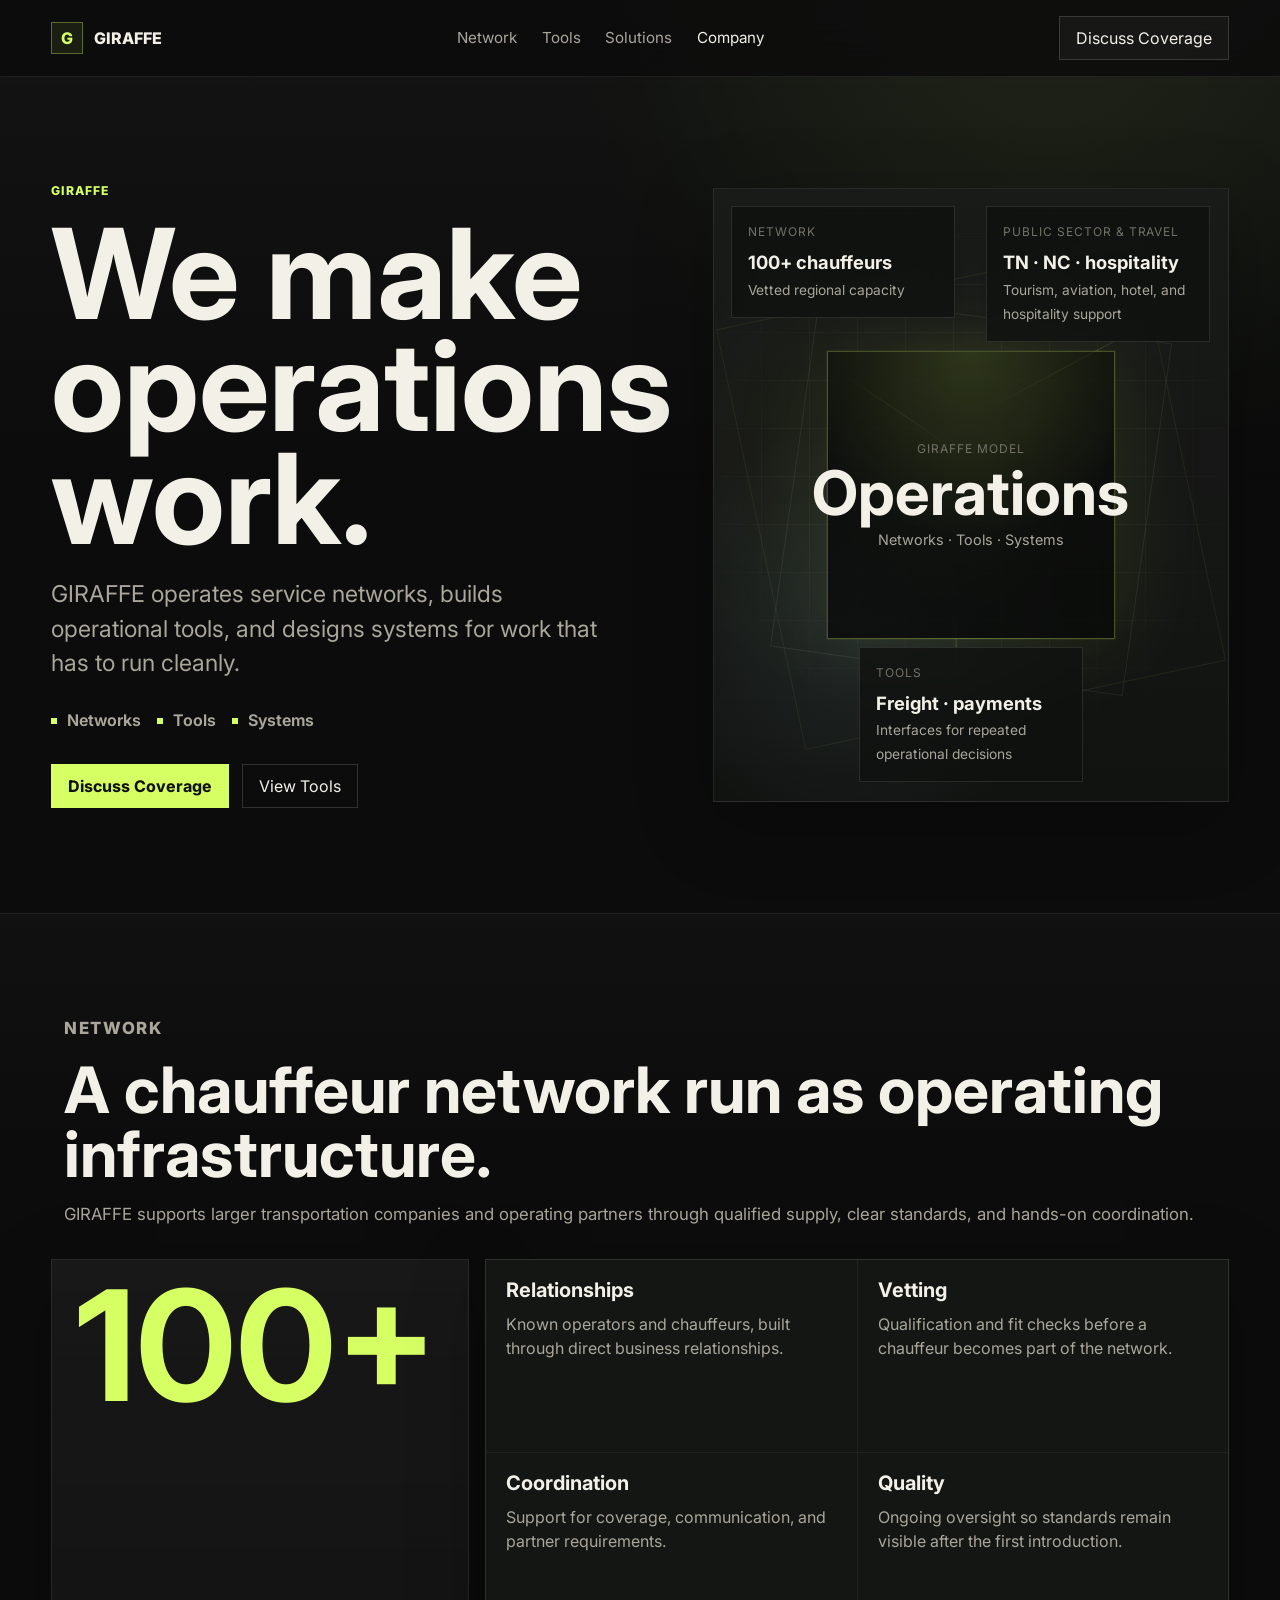
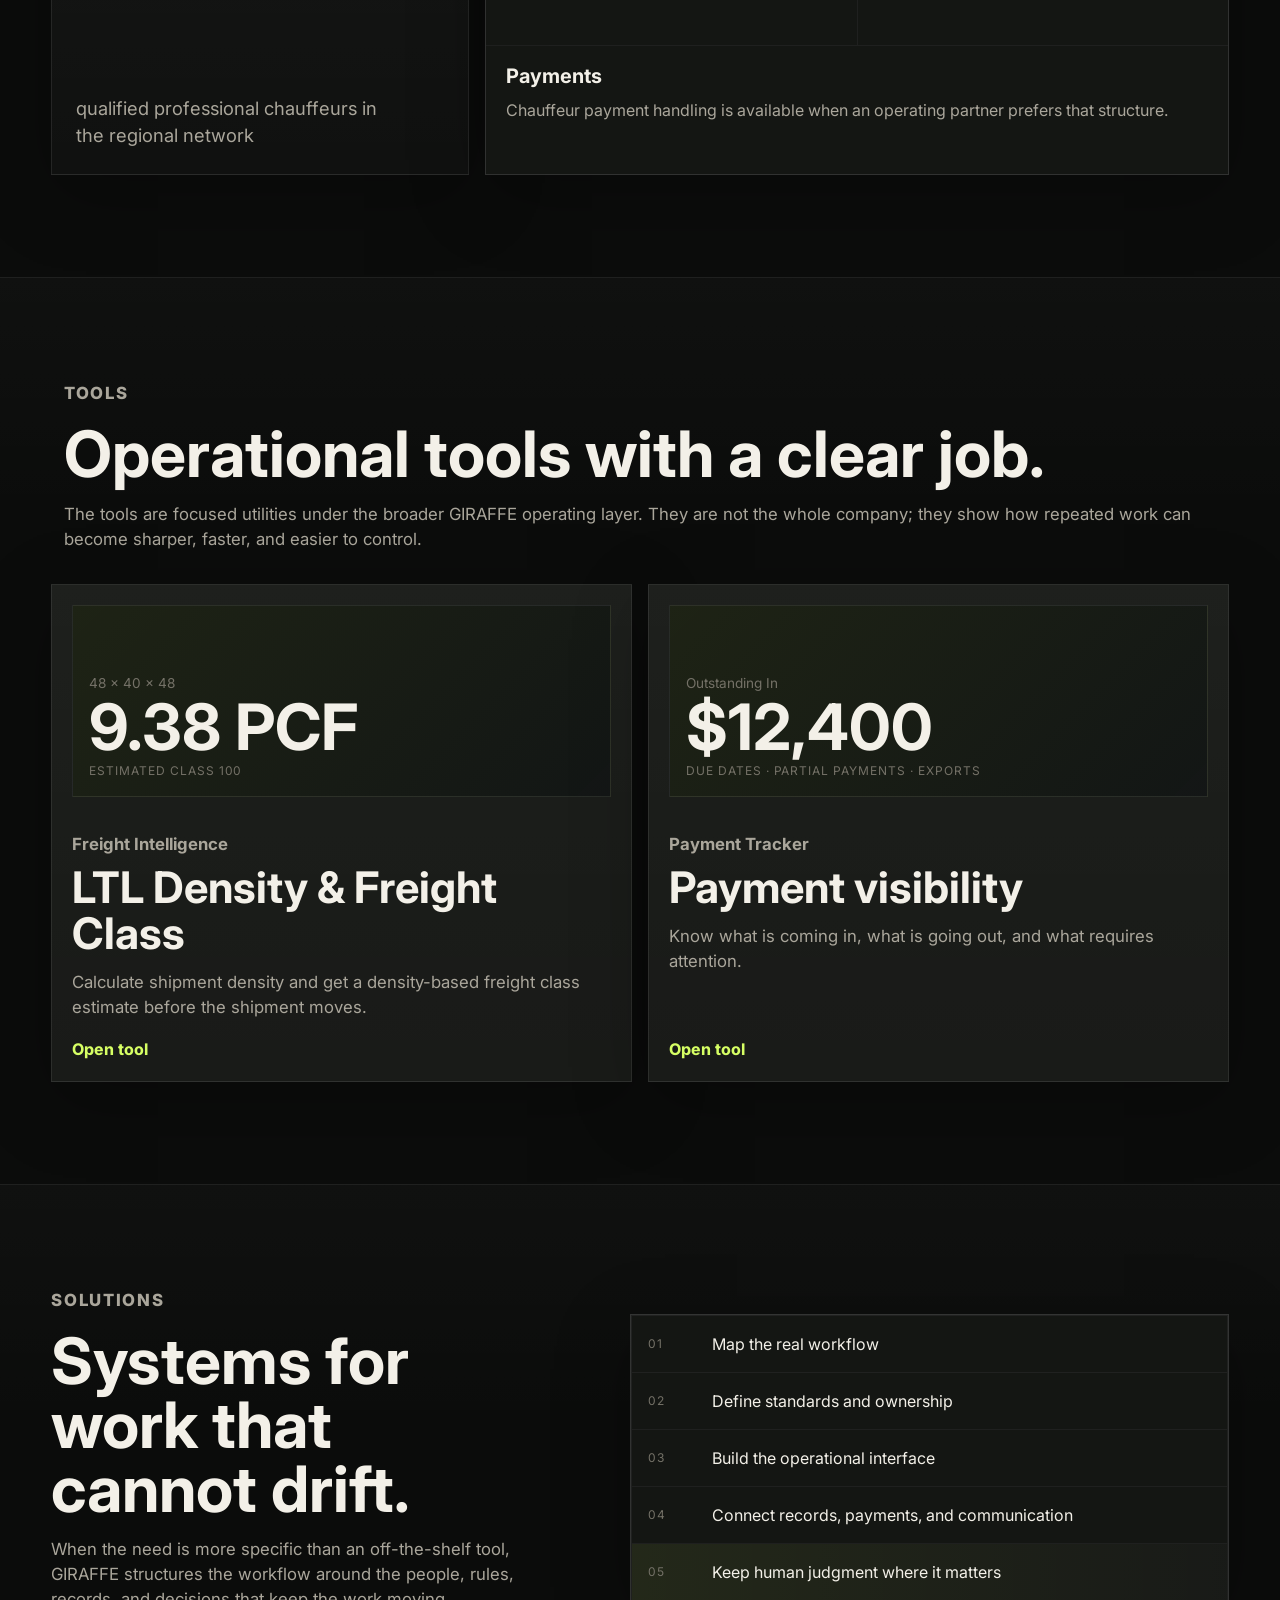
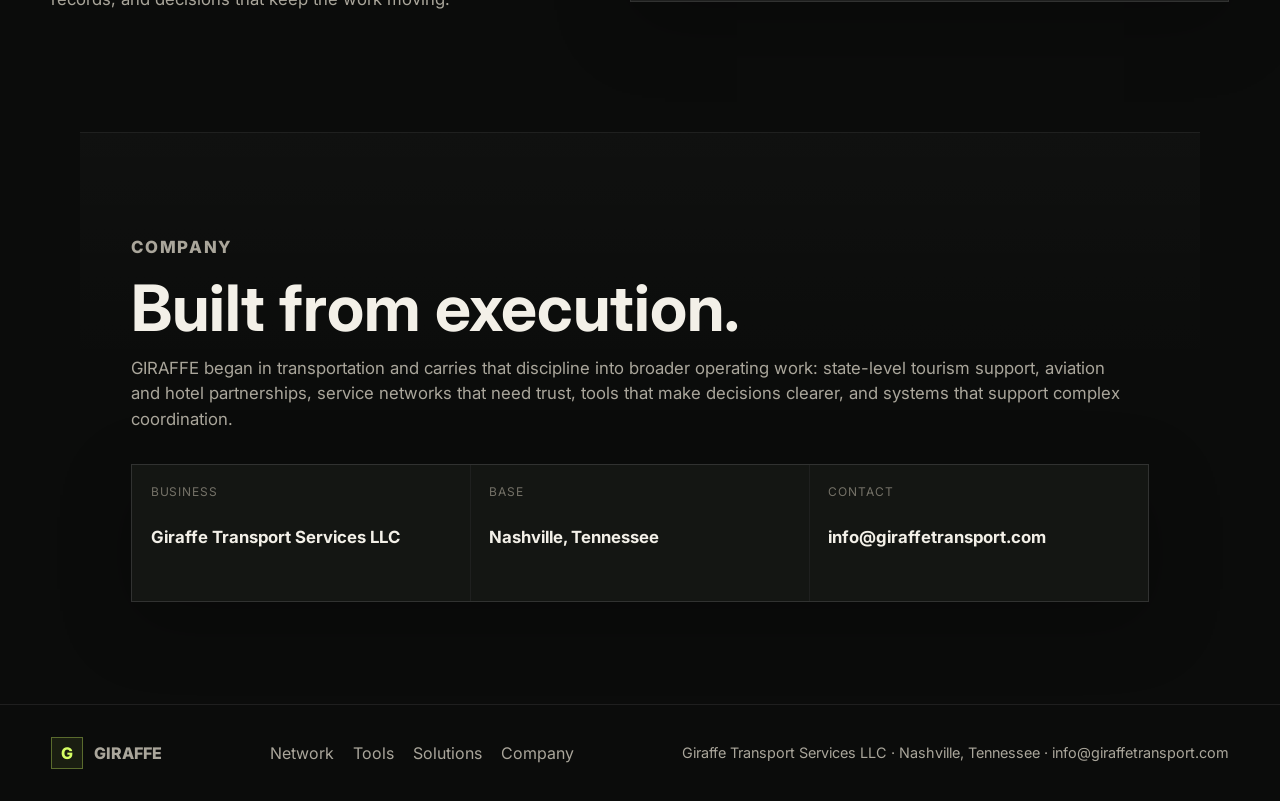
<file: index.html>
<!DOCTYPE html>
<html lang="en">
<head>
  <meta charset="UTF-8" />
  <meta name="viewport" content="width=device-width, initial-scale=1.0" />
  <title>GIRAFFE | We make operations work</title>
  <meta name="description" content="GIRAFFE operates service networks, builds practical tools, and designs systems for complex operational work." />
  <link rel="preconnect" href="https://fonts.googleapis.com">
  <link rel="preconnect" href="https://fonts.gstatic.com" crossorigin>
  <link href="https://fonts.googleapis.com/css2?family=Inter:wght@400;500;600;700;800&display=swap" rel="stylesheet">
  <link rel="stylesheet" href="styles.css?v=13" />
</head>
<body>
  <div class="ambient"></div>

  <header class="site-header">
    <a class="brand" href="#top" aria-label="GIRAFFE home">
      <span class="brand-mark">G</span>
      <span>GIRAFFE</span>
    </a>
    <nav aria-label="Primary navigation">
      <a href="#network">Network</a>
      <a href="#tools">Tools</a>
      <a href="#systems">Solutions</a>
      <a href="#company">Company</a>
    </nav>
    <a class="header-cta" href="#company">Discuss Coverage</a>
  </header>

  <main id="top">
    <section class="hero section-pad">
      <div class="hero-copy">
        <p class="eyebrow">GIRAFFE</p>
        <h1>We make operations work.</h1>
        <p class="hero-lede">GIRAFFE operates service networks, builds operational tools, and designs systems for work that has to run cleanly.</p>
        <div class="hero-signals" aria-label="GIRAFFE operating signals">
          <span>Networks</span>
          <span>Tools</span>
          <span>Systems</span>
        </div>
        <div class="hero-actions">
          <a class="button primary" href="#company">Discuss Coverage</a>
          <a class="button secondary" href="#tools">View Tools</a>
        </div>
      </div>

      <div class="model-stage" aria-label="GIRAFFE operating model">
        <div class="model-grid" aria-hidden="true"></div>
        <div class="model-core">
          <small>GIRAFFE Model</small>
          <strong>Operations</strong>
          <span>Networks · Tools · Systems</span>
        </div>
        <div class="model-node node-network">
          <small>Network</small>
          <strong>100+ chauffeurs</strong>
          <span>Vetted regional capacity</span>
        </div>
        <div class="model-node node-travel">
          <small>Public Sector & Travel</small>
          <strong>TN · NC · hospitality</strong>
          <span>Tourism, aviation, hotel, and hospitality support</span>
        </div>
        <div class="model-node node-tools">
          <small>Tools</small>
          <strong>Freight · payments</strong>
          <span>Interfaces for repeated operational decisions</span>
        </div>
        <div class="model-line line-one" aria-hidden="true"></div>
        <div class="model-line line-two" aria-hidden="true"></div>
        <div class="model-line line-three" aria-hidden="true"></div>
      </div>
    </section>

    <section id="network" class="network chapter section-pad">
      <div class="section-intro wide">
        <p class="eyebrow">Network</p>
        <h2>A chauffeur network run as operating infrastructure.</h2>
        <p>GIRAFFE supports larger transportation companies and operating partners through qualified supply, clear standards, and hands-on coordination.</p>
      </div>

      <div class="network-grid">
        <div class="network-proof">
          <strong>100+</strong>
          <span>qualified professional chauffeurs in the regional network</span>
        </div>
        <div class="network-process">
          <article>
            <h3>Relationships</h3>
            <p>Known operators and chauffeurs, built through direct business relationships.</p>
          </article>
          <article>
            <h3>Vetting</h3>
            <p>Qualification and fit checks before a chauffeur becomes part of the network.</p>
          </article>
          <article>
            <h3>Coordination</h3>
            <p>Support for coverage, communication, and partner requirements.</p>
          </article>
          <article>
            <h3>Quality</h3>
            <p>Ongoing oversight so standards remain visible after the first introduction.</p>
          </article>
          <article>
            <h3>Payments</h3>
            <p>Chauffeur payment handling is available when an operating partner prefers that structure.</p>
          </article>
        </div>
      </div>
    </section>

    <section id="tools" class="tools chapter section-pad">
      <div class="section-intro wide">
        <p class="eyebrow">Tools</p>
        <h2>Operational tools with a clear job.</h2>
        <p>The tools are focused utilities under the broader GIRAFFE operating layer. They are not the whole company; they show how repeated work can become sharper, faster, and easier to control.</p>
      </div>

      <div class="tool-grid">
        <article class="tool-card tool-link-card">
          <div class="tool-preview freight-preview" aria-hidden="true">
            <span>48 x 40 x 48</span>
            <strong>9.38 PCF</strong>
            <small>Estimated Class 100</small>
          </div>
          <p class="tool-kicker">Freight Intelligence</p>
          <h3>LTL Density & Freight Class</h3>
          <p>Calculate shipment density and get a density-based freight class estimate before the shipment moves.</p>
          <a href="tools/freight-intelligence/">Open tool</a>
        </article>

        <article class="tool-card tool-link-card">
          <div class="tool-preview payment-preview" aria-hidden="true">
            <span>Outstanding In</span>
            <strong>$12,400</strong>
            <small>Due dates · Partial payments · Exports</small>
          </div>
          <p class="tool-kicker">Payment Tracker</p>
          <h3>Payment visibility</h3>
          <p>Know what is coming in, what is going out, and what requires attention.</p>
          <a href="tools/payment-tracker/">Open tool</a>
        </article>
      </div>
    </section>

    <section id="systems" class="systems chapter section-pad">
      <div class="split">
        <div>
          <p class="eyebrow">Solutions</p>
          <h2>Systems for work that cannot drift.</h2>
          <p>When the need is more specific than an off-the-shelf tool, GIRAFFE structures the workflow around the people, rules, records, and decisions that keep the work moving.</p>
        </div>
        <div class="workflow" aria-label="Systems capability">
          <div><small>01</small><span>Map the real workflow</span></div>
          <div><small>02</small><span>Define standards and ownership</span></div>
          <div><small>03</small><span>Build the operational interface</span></div>
          <div><small>04</small><span>Connect records, payments, and communication</span></div>
          <div><small>05</small><span>Keep human judgment where it matters</span></div>
        </div>
      </div>
    </section>

    <section id="company" class="company chapter section-pad">
      <p class="eyebrow">Company</p>
      <h2>Built from execution.</h2>
      <p>GIRAFFE began in transportation and carries that discipline into broader operating work: state-level tourism support, aviation and hotel partnerships, service networks that need trust, tools that make decisions clearer, and systems that support complex coordination.</p>
      <div class="company-proof">
        <div>
          <small>Business</small>
          <strong>Giraffe Transport Services LLC</strong>
        </div>
        <div>
          <small>Base</small>
          <strong>Nashville, Tennessee</strong>
        </div>
        <div>
          <small>Contact</small>
          <strong><a href="mailto:info@giraffetransport.com">info@giraffetransport.com</a></strong>
        </div>
      </div>
    </section>
  </main>

  <footer class="footer">
    <div class="brand">
      <span class="brand-mark">G</span>
      <span>GIRAFFE</span>
    </div>
    <div>
      <a href="#network">Network</a>
      <a href="#tools">Tools</a>
      <a href="#systems">Solutions</a>
      <a href="#company">Company</a>
    </div>
    <p>Giraffe Transport Services LLC · Nashville, Tennessee · info@giraffetransport.com</p>
  </footer>

  <script src="script.js?v=13"></script>
</body>
</html>
</file>
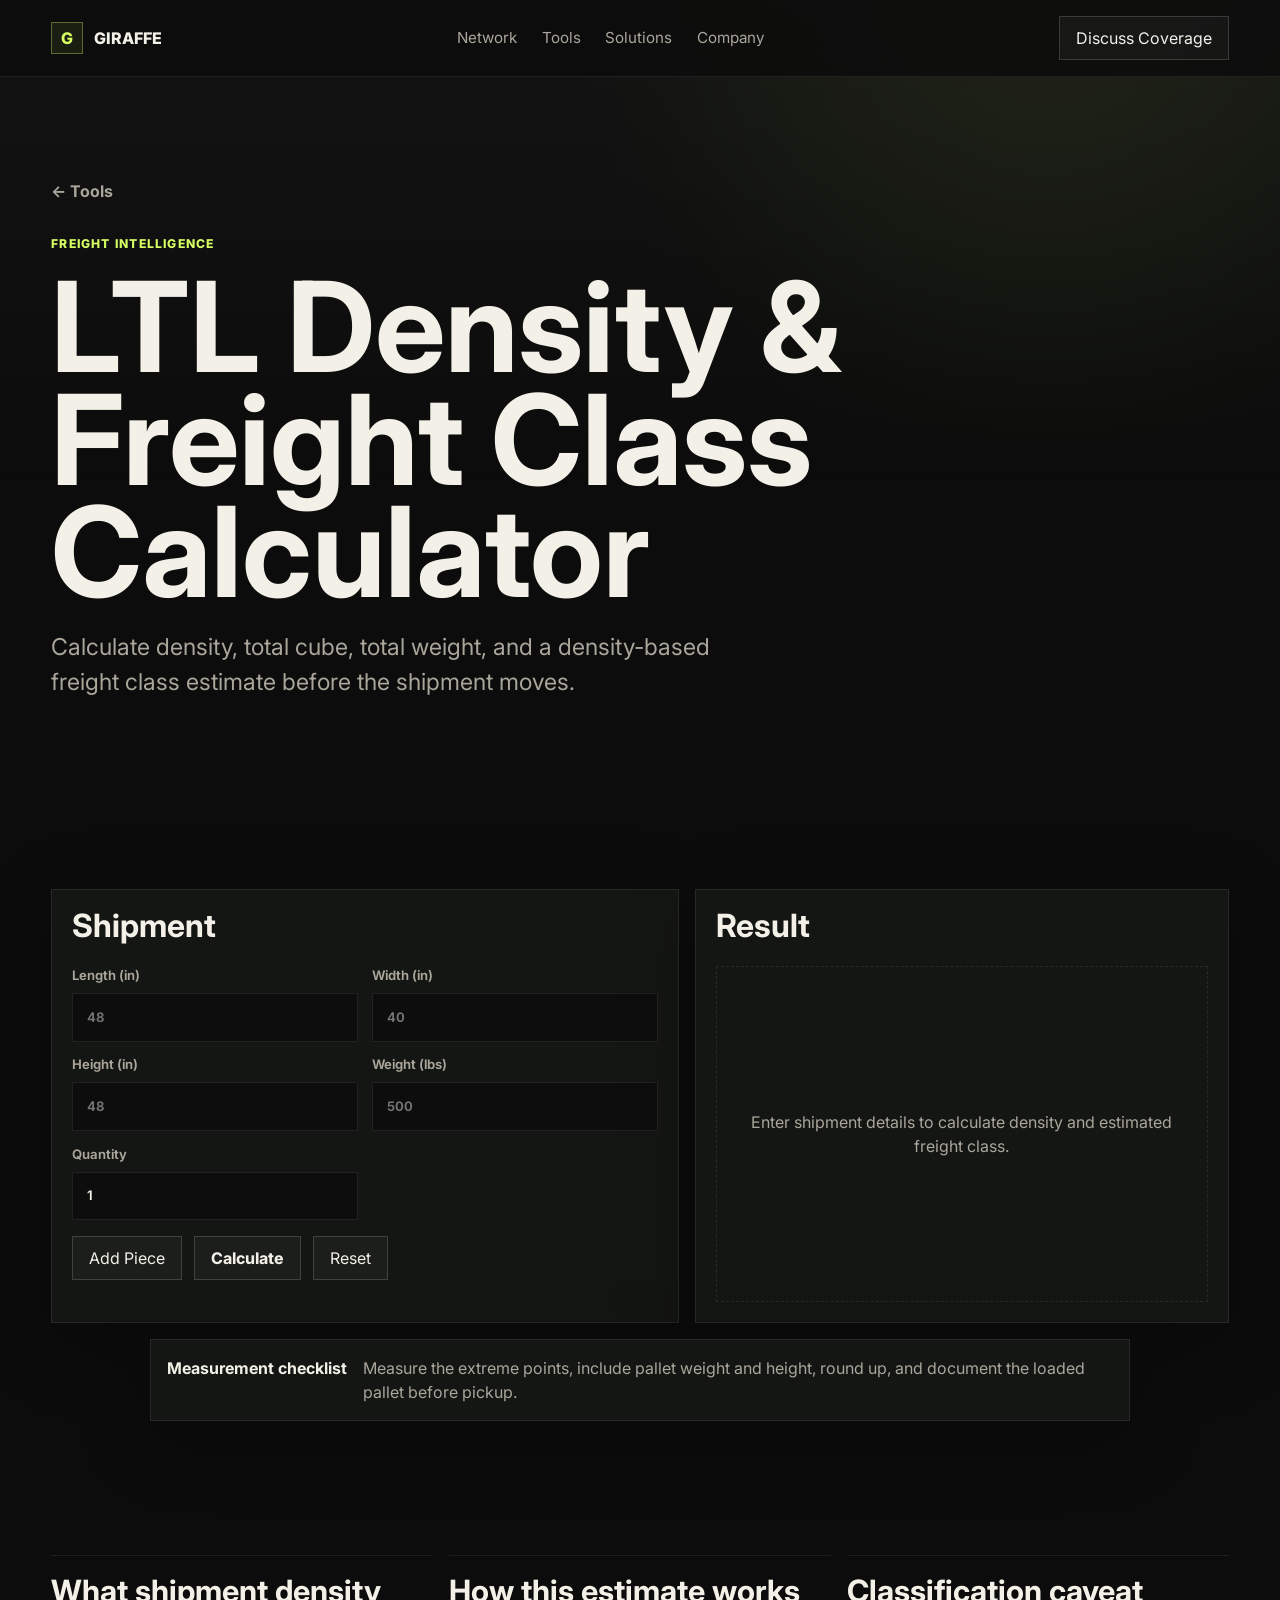
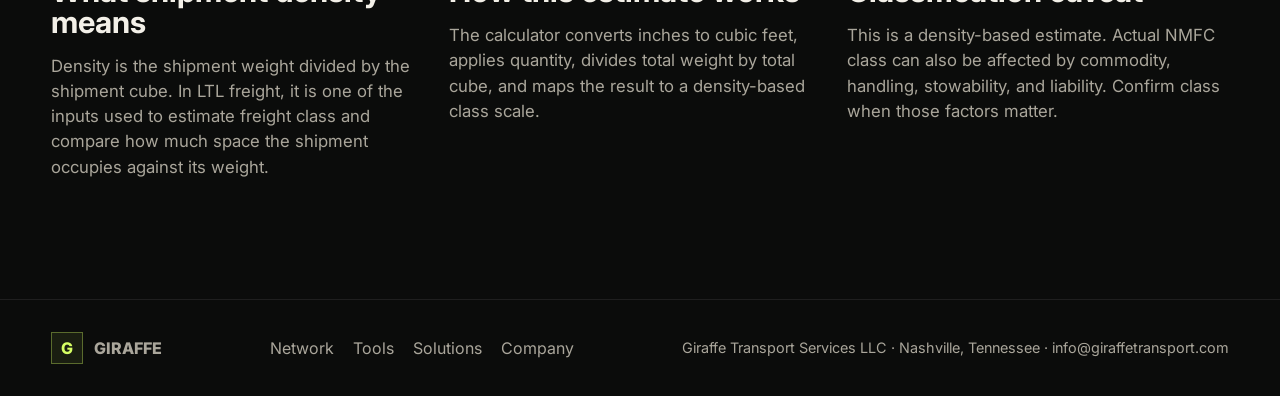
<file: tools/freight-intelligence/index.html>
<!DOCTYPE html>
<html lang="en">
<head>
  <meta charset="UTF-8" />
  <meta name="viewport" content="width=device-width, initial-scale=1.0" />
  <title>LTL Density & Freight Class Calculator | GIRAFFE Freight Intelligence</title>
  <meta name="description" content="Calculate shipment density and estimate LTL freight class with GIRAFFE Freight Intelligence. Density-based estimate only." />
  <link rel="preconnect" href="https://fonts.googleapis.com">
  <link rel="preconnect" href="https://fonts.gstatic.com" crossorigin>
  <link href="https://fonts.googleapis.com/css2?family=Inter:wght@400;500;600;700;800&display=swap" rel="stylesheet">
  <link rel="stylesheet" href="../../styles.css?v=13" />
</head>
<body class="tool-page">
  <div class="ambient"></div>

  <header class="site-header">
    <a class="brand" href="../../" aria-label="GIRAFFE home">
      <span class="brand-mark">G</span>
      <span>GIRAFFE</span>
    </a>
    <nav aria-label="Primary navigation">
      <a href="../../#network">Network</a>
      <a href="../../#tools">Tools</a>
      <a href="../../#systems">Solutions</a>
      <a href="../../#company">Company</a>
    </nav>
    <a class="header-cta" href="../../#company">Discuss Coverage</a>
  </header>

  <main>
    <section class="tool-hero section-pad">
      <a class="page-back" href="../../#tools">Tools</a>
      <p class="eyebrow">Freight Intelligence</p>
      <h1>LTL Density & Freight Class Calculator</h1>
      <p class="hero-lede">Calculate density, total cube, total weight, and a density-based freight class estimate before the shipment moves.</p>
    </section>

    <section class="calculator section-pad">
      <div class="calculator-shell">
        <div class="calc-card input-card">
          <h2>Shipment</h2>
          <div class="input-grid">
            <label>Length (in)<input type="number" id="length" placeholder="48" min="1" step="0.1"></label>
            <label>Width (in)<input type="number" id="width" placeholder="40" min="1" step="0.1"></label>
            <label>Height (in)<input type="number" id="height" placeholder="48" min="1" step="0.1"></label>
            <label>Weight (lbs)<input type="number" id="weight" placeholder="500" min="1" step="0.1"></label>
            <label>Quantity<input type="number" id="qty" value="1" min="1" step="1"></label>
          </div>
          <div class="calc-actions">
            <button id="addPiece">Add Piece</button>
            <button id="calculate" class="primary-action">Calculate</button>
            <button id="resetAll" class="ghost-action">Reset</button>
          </div>
          <div id="pieceList" class="piece-list"></div>
        </div>

        <div class="calc-card result-card">
          <h2>Result</h2>
          <div id="emptyState" class="empty-state">Enter shipment details to calculate density and estimated freight class.</div>
          <div id="results" class="results">
            <div class="result-grid">
              <div><small>Total Cube</small><strong id="totalCube">-</strong><span>cu ft</span></div>
              <div><small>Density</small><strong id="density">-</strong><span>PCF</span></div>
              <div><small>Total Weight</small><strong id="totalWeight">-</strong><span>lbs</span></div>
            </div>
            <div class="class-result">
              <small>Estimated NMFC Class</small>
              <strong id="classBadge">-</strong>
            </div>
            <div id="whatIf" class="what-if"></div>
            <button id="copyResults" class="copy-button">Copy Results</button>
          </div>
        </div>
      </div>

      <div class="checklist">
        <strong>Measurement checklist</strong>
        <span>Measure the extreme points, include pallet weight and height, round up, and document the loaded pallet before pickup.</span>
      </div>
    </section>

    <section class="tool-article section-pad">
      <article>
        <h2>What shipment density means</h2>
        <p>Density is the shipment weight divided by the shipment cube. In LTL freight, it is one of the inputs used to estimate freight class and compare how much space the shipment occupies against its weight.</p>
      </article>
      <article>
        <h2>How this estimate works</h2>
        <p>The calculator converts inches to cubic feet, applies quantity, divides total weight by total cube, and maps the result to a density-based class scale.</p>
      </article>
      <article>
        <h2>Classification caveat</h2>
        <p>This is a density-based estimate. Actual NMFC class can also be affected by commodity, handling, stowability, and liability. Confirm class when those factors matter.</p>
      </article>
    </section>
  </main>

  <footer class="footer">
    <div class="brand">
      <span class="brand-mark">G</span>
      <span>GIRAFFE</span>
    </div>
    <div>
      <a href="../../#network">Network</a>
      <a href="../../#tools">Tools</a>
      <a href="../../#systems">Solutions</a>
      <a href="../../#company">Company</a>
    </div>
    <p>Giraffe Transport Services LLC · Nashville, Tennessee · info@giraffetransport.com</p>
  </footer>

  <script src="../../script.js?v=13"></script>
</body>
</html>
</file>
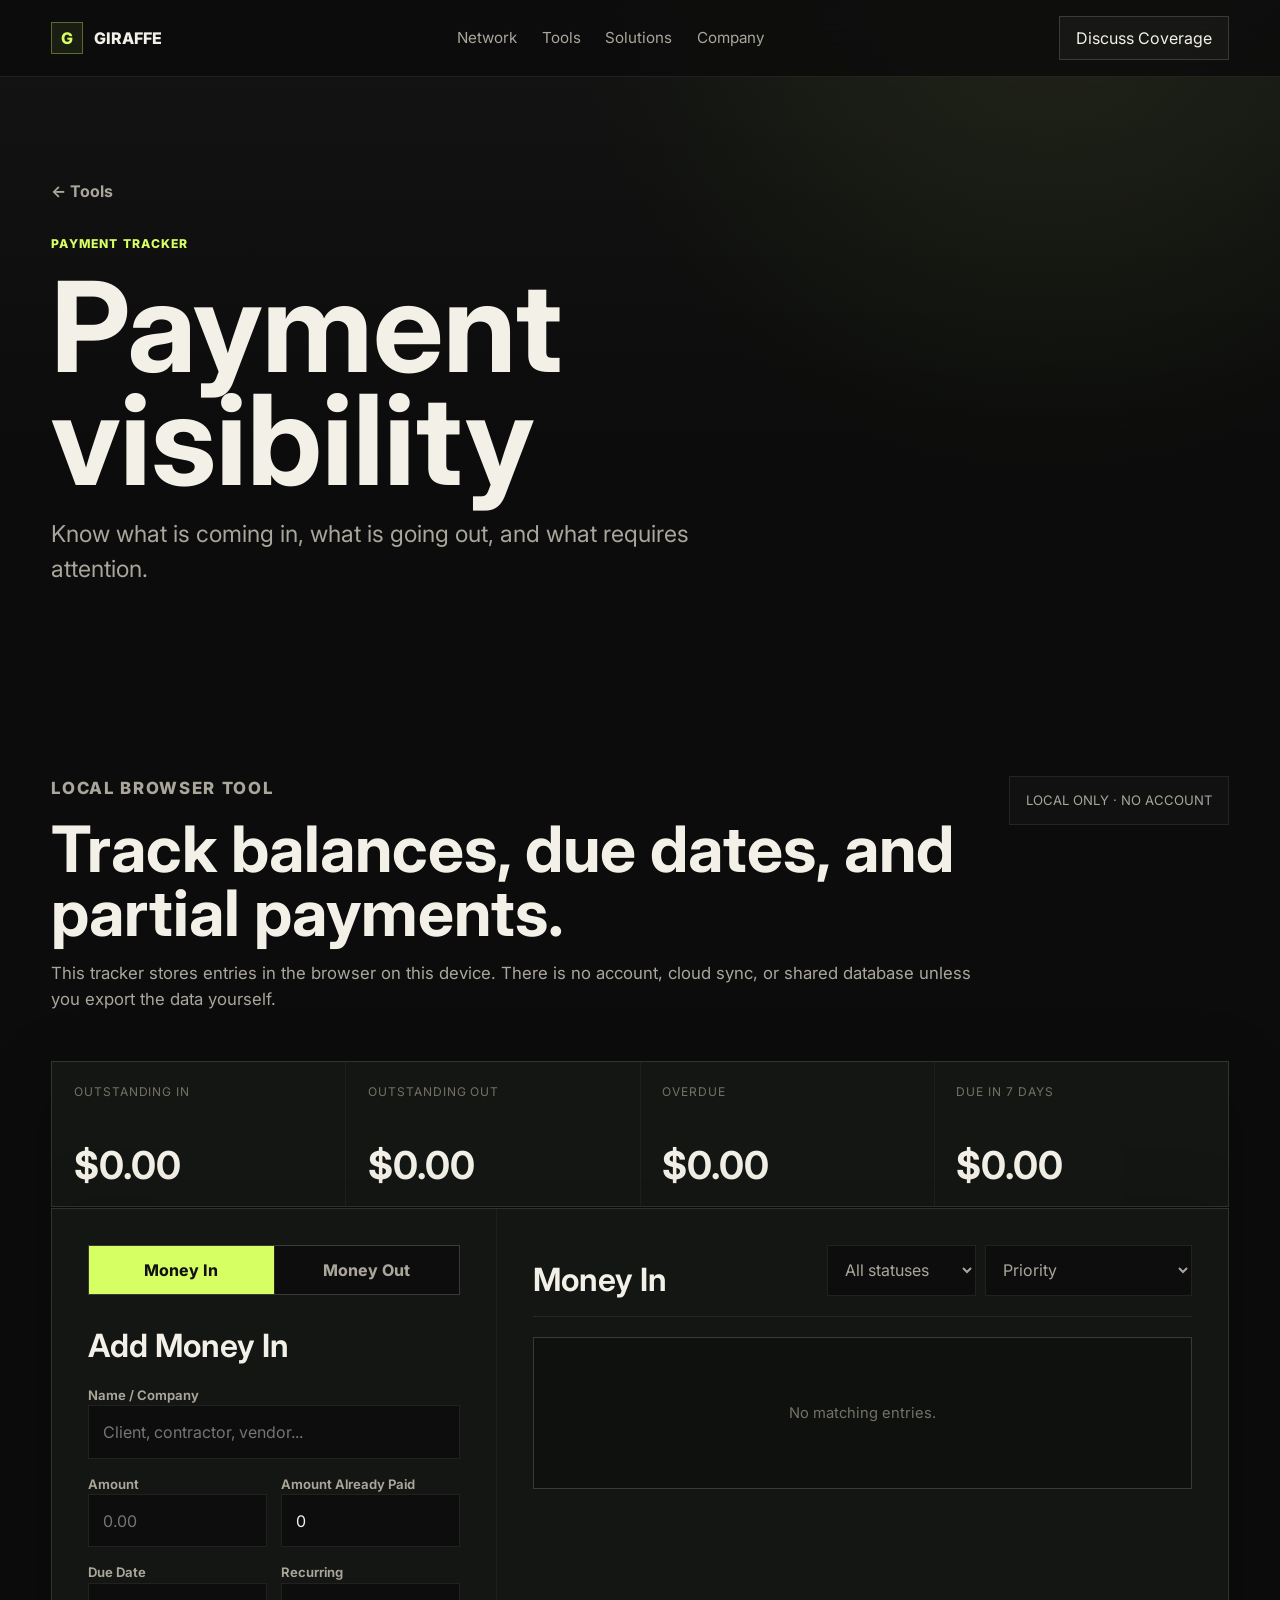
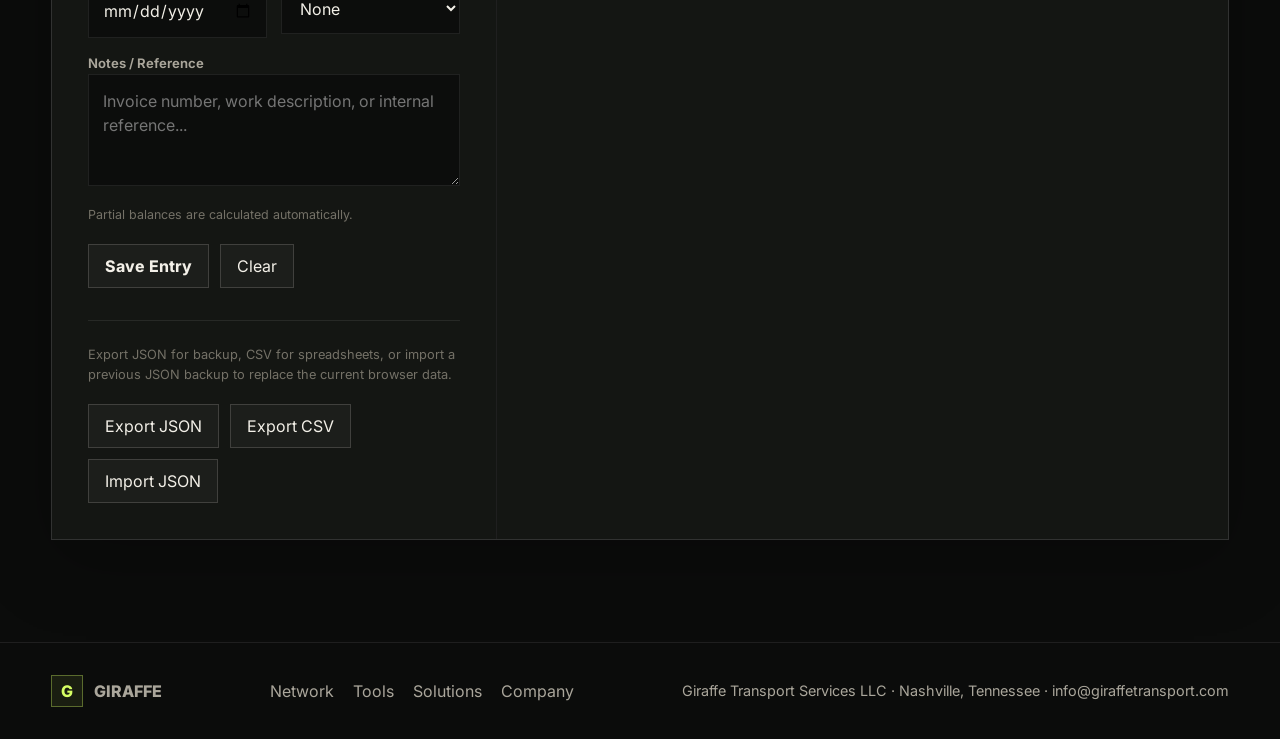
<file: tools/payment-tracker/index.html>
<!DOCTYPE html>
<html lang="en">
<head>
  <meta charset="UTF-8" />
  <meta name="viewport" content="width=device-width, initial-scale=1.0" />
  <title>Payment Tracker | GIRAFFE Tools</title>
  <meta name="description" content="A local browser payment tracker for receivables, payables, partial payments, due dates, and exportable records." />
  <link rel="preconnect" href="https://fonts.googleapis.com">
  <link rel="preconnect" href="https://fonts.gstatic.com" crossorigin>
  <link href="https://fonts.googleapis.com/css2?family=Inter:wght@400;500;600;700;800&display=swap" rel="stylesheet">
  <link rel="stylesheet" href="../../styles.css?v=13" />
</head>
<body class="tool-page">
  <div class="ambient"></div>

  <header class="site-header">
    <a class="brand" href="../../" aria-label="GIRAFFE home">
      <span class="brand-mark">G</span>
      <span>GIRAFFE</span>
    </a>
    <nav aria-label="Primary navigation">
      <a href="../../#network">Network</a>
      <a href="../../#tools">Tools</a>
      <a href="../../#systems">Solutions</a>
      <a href="../../#company">Company</a>
    </nav>
    <a class="header-cta" href="../../#company">Discuss Coverage</a>
  </header>

  <main>
    <section class="tool-hero section-pad">
      <a class="page-back" href="../../#tools">Tools</a>
      <p class="eyebrow">Payment Tracker</p>
      <h1>Payment visibility</h1>
      <p class="hero-lede">Know what is coming in, what is going out, and what requires attention.</p>
    </section>

    <section id="payment-tracker" class="payment-tool section-pad">
      <div class="payment-tool-head">
        <div class="section-intro wide">
          <p class="eyebrow">Local Browser Tool</p>
          <h2>Track balances, due dates, and partial payments.</h2>
          <p>This tracker stores entries in the browser on this device. There is no account, cloud sync, or shared database unless you export the data yourself.</p>
        </div>
        <div class="privacy-note">Local only · No account</div>
      </div>

      <section class="dashboard" aria-label="Payment summary">
        <div class="metric"><small>Outstanding In</small><strong id="metricIn">$0</strong></div>
        <div class="metric"><small>Outstanding Out</small><strong id="metricOut">$0</strong></div>
        <div class="metric"><small>Overdue</small><strong id="metricOverdue">$0</strong></div>
        <div class="metric"><small>Due in 7 Days</small><strong id="metricDueSoon">$0</strong></div>
      </section>

      <div class="payment-layout">
        <section class="panel">
          <div class="tabs">
            <button class="tab active" data-type="in">Money In</button>
            <button class="tab" data-type="out">Money Out</button>
          </div>

          <h2 id="formTitle">Add Money In</h2>

          <div class="form-grid">
            <div class="full">
              <label for="name">Name / Company</label>
              <input id="name" type="text" placeholder="Client, contractor, vendor..." />
            </div>

            <div>
              <label for="amount">Amount</label>
              <input id="amount" type="number" min="0.01" step="0.01" placeholder="0.00" />
            </div>

            <div>
              <label for="amountPaid">Amount Already Paid</label>
              <input id="amountPaid" type="number" min="0" step="0.01" value="0" />
            </div>

            <div>
              <label for="dueDate">Due Date</label>
              <input id="dueDate" type="date" />
            </div>

            <div>
              <label for="recurring">Recurring</label>
              <select id="recurring">
                <option value="none">None</option>
                <option value="weekly">Weekly</option>
                <option value="monthly">Monthly</option>
                <option value="yearly">Yearly</option>
              </select>
            </div>

            <div class="full">
              <label for="notes">Notes / Reference</label>
              <textarea id="notes" placeholder="Invoice number, work description, or internal reference..."></textarea>
            </div>
          </div>

          <div class="inline-note">Partial balances are calculated automatically.</div>

          <div class="actions">
            <button class="primary" id="saveBtn">Save Entry</button>
            <button class="secondary" id="clearBtn">Clear</button>
          </div>

          <div class="data-tools">
            <p>Export JSON for backup, CSV for spreadsheets, or import a previous JSON backup to replace the current browser data.</p>
            <div class="actions">
              <button class="secondary" id="exportBtn">Export JSON</button>
              <button class="secondary" id="exportCsvBtn">Export CSV</button>
              <button class="secondary" id="importBtn">Import JSON</button>
              <input id="importFile" type="file" accept=".json,application/json" hidden />
            </div>
          </div>
        </section>

        <section class="panel">
          <div class="toolbar">
            <h2 id="listTitle">Money In</h2>
            <div class="filters">
              <select id="statusFilter">
                <option value="all">All statuses</option>
                <option value="open">Open</option>
                <option value="overdue">Overdue</option>
                <option value="due-soon">Due in 7 days</option>
                <option value="paid">Paid</option>
              </select>
              <select id="sortBy">
                <option value="priority">Priority</option>
                <option value="due-asc">Due date ascending</option>
                <option value="due-desc">Due date descending</option>
                <option value="amount-desc">Amount descending</option>
              </select>
            </div>
          </div>
          <div id="entryList" class="entry-list"></div>
        </section>
      </div>
    </section>
  </main>

  <footer class="footer">
    <div class="brand">
      <span class="brand-mark">G</span>
      <span>GIRAFFE</span>
    </div>
    <div>
      <a href="../../#network">Network</a>
      <a href="../../#tools">Tools</a>
      <a href="../../#systems">Solutions</a>
      <a href="../../#company">Company</a>
    </div>
    <p>Giraffe Transport Services LLC · Nashville, Tennessee · info@giraffetransport.com</p>
  </footer>

  <script src="../../script.js?v=13"></script>
</body>
</html>
</file>
<file: styles.css>
:root {
  --bg: #0b0c0b;
  --bg-2: #10110f;
  --panel: #141613;
  --panel-2: #191b17;
  --line: rgba(244, 242, 235, 0.085);
  --line-strong: rgba(244, 242, 235, 0.16);
  --text: #f3f0e8;
  --muted: #aaa69b;
  --muted-2: #747167;
  --accent: #d6ff64;
  --accent-soft: rgba(214, 255, 100, 0.1);
  --accent-2: #9bc7df;
  --danger: #ffb86b;
  --shadow: 0 20px 70px rgba(0, 0, 0, 0.26);
}

* { box-sizing: border-box; }

html { scroll-behavior: smooth; }

body {
  margin: 0;
  background: var(--bg);
  color: var(--text);
  font-family: Inter, -apple-system, BlinkMacSystemFont, "Segoe UI", sans-serif;
  line-height: 1.5;
  overflow-x: hidden;
}

body.js { scroll-padding-top: 5rem; }

a { color: inherit; text-decoration: none; }

button,
input,
select,
textarea { font: inherit; }

.ambient {
  position: fixed;
  inset: 0;
  pointer-events: none;
  background:
    radial-gradient(circle at 82% 0%, rgba(214, 255, 100, 0.075), transparent 30rem),
    linear-gradient(180deg, rgba(255, 255, 255, 0.035), transparent 32rem);
  z-index: 0;
}

.site-header,
main,
.footer {
  position: relative;
  z-index: 1;
}

.site-header {
  position: sticky;
  top: 0;
  z-index: 10;
  display: flex;
  align-items: center;
  justify-content: space-between;
  gap: 2rem;
  padding: 1rem clamp(1.25rem, 4vw, 4rem);
  background: rgba(11, 12, 11, 0.82);
  border-bottom: 1px solid var(--line);
  backdrop-filter: blur(18px);
}

.brand {
  display: inline-flex;
  align-items: center;
  gap: 0.7rem;
  font-weight: 800;
  letter-spacing: 0;
  text-transform: uppercase;
}

.brand-mark {
  display: grid;
  place-items: center;
  width: 2rem;
  height: 2rem;
  border: 1px solid rgba(214, 255, 100, 0.34);
  background: rgba(214, 255, 100, 0.075);
  color: var(--accent);
}

nav {
  display: flex;
  align-items: center;
  gap: 1.55rem;
  color: var(--muted);
  font-size: 0.95rem;
}

nav a:hover,
.site-header a.active,
.footer a:hover { color: var(--text); }

.header-cta,
.button,
.calc-actions button,
.copy-button,
.actions button {
  display: inline-flex;
  align-items: center;
  justify-content: center;
  min-height: 2.75rem;
  border: 1px solid var(--line-strong);
  padding: 0 1rem;
  background: rgba(255, 255, 255, 0.035);
  color: var(--text);
  cursor: pointer;
  transition: transform 160ms ease, border-color 160ms ease, background 160ms ease;
}

.header-cta:hover,
.button:hover,
.calc-actions button:hover,
.copy-button:hover,
.actions button:hover {
  transform: translateY(-1px);
  border-color: rgba(214, 255, 100, 0.48);
}

.primary,
.primary-action {
  background: var(--accent);
  border-color: var(--accent);
  color: #111;
  font-weight: 750;
}

.secondary,
.ghost-action { background: transparent; }

.danger {
  background: transparent;
  color: var(--danger);
  border-color: rgba(255, 184, 107, 0.26);
}

.section-pad {
  position: relative;
  padding: clamp(4.5rem, 8vw, 8rem) clamp(1.25rem, 4vw, 4rem);
  scroll-margin-top: 5rem;
}

.chapter {
  border-top: 1px solid var(--line);
  background:
    linear-gradient(180deg, rgba(255, 255, 255, 0.018), transparent 15rem),
    var(--bg);
}

.hero {
  display: grid;
  grid-template-columns: minmax(0, 1.04fr) minmax(24rem, 0.96fr);
  align-items: center;
  gap: clamp(2.5rem, 8vw, 8rem);
  min-height: calc(100vh - 4rem);
  max-width: 1440px;
  margin: 0 auto;
}

.eyebrow {
  margin: 0 0 1rem;
  color: var(--accent);
  font-size: 0.76rem;
  font-weight: 800;
  letter-spacing: 0.1em;
  text-transform: uppercase;
}

h1,
h2,
h3,
p { margin-top: 0; }

h1 {
  max-width: 11ch;
  margin-bottom: 1.35rem;
  font-size: clamp(4.5rem, 9.8vw, 8.4rem);
  line-height: 0.9;
  letter-spacing: 0;
}

h2 {
  margin-bottom: 1rem;
  font-size: clamp(2.25rem, 5vw, 4.75rem);
  line-height: 1;
  letter-spacing: 0;
}

h3 {
  font-size: clamp(1.35rem, 2.6vw, 2.1rem);
  line-height: 1.05;
}

.hero-lede {
  max-width: 44rem;
  color: var(--muted);
  font-size: clamp(1.16rem, 2vw, 1.45rem);
}

.hero-signals {
  display: flex;
  flex-wrap: wrap;
  gap: 1rem;
  margin-top: 1.65rem;
  color: var(--muted);
}

.hero-signals span {
  position: relative;
  padding-left: 1rem;
  font-weight: 650;
}

.hero-signals span::before {
  content: "";
  position: absolute;
  left: 0;
  top: 0.64em;
  width: 0.36rem;
  height: 0.36rem;
  background: var(--accent);
}

.hero-actions {
  display: flex;
  flex-wrap: wrap;
  gap: 0.8rem;
  margin-top: 2rem;
}

.operating-map,
.model-stage,
.network-proof,
.network-process,
.tool-card,
.workflow,
.calculator-shell,
.calc-card,
.dashboard,
.payment-layout,
.checklist,
.company-proof,
.tool-preview {
  border: 1px solid var(--line);
  background: linear-gradient(180deg, rgba(255, 255, 255, 0.05), rgba(255, 255, 255, 0.018));
  box-shadow: var(--shadow);
}

.model-stage {
  position: relative;
  min-height: clamp(34rem, 48vw, 44rem);
  overflow: hidden;
  background:
    radial-gradient(circle at 50% 45%, rgba(214, 255, 100, 0.13), transparent 9rem),
    radial-gradient(circle at 28% 72%, rgba(155, 199, 223, 0.1), transparent 13rem),
    linear-gradient(180deg, rgba(255, 255, 255, 0.052), rgba(255, 255, 255, 0.016)),
    #0d0f0d;
}

.model-grid {
  position: absolute;
  inset: -1px;
  background:
    linear-gradient(rgba(244, 242, 235, 0.045) 1px, transparent 1px),
    linear-gradient(90deg, rgba(244, 242, 235, 0.045) 1px, transparent 1px);
  background-size: 3rem 3rem;
  mask-image: radial-gradient(circle at 50% 45%, black 0 42%, transparent 73%);
  opacity: 0.75;
}

.model-grid::after {
  content: "";
  position: absolute;
  inset: 0;
  background: linear-gradient(90deg, transparent, rgba(214, 255, 100, 0.12), transparent);
  transform: translateX(-75%);
  animation: modelScan 7.5s ease-in-out infinite;
}

.model-core {
  position: absolute;
  left: 50%;
  top: 50%;
  z-index: 2;
  width: clamp(13rem, 23vw, 18rem);
  min-height: clamp(13rem, 23vw, 18rem);
  display: grid;
  place-content: center;
  gap: 0.4rem;
  text-align: center;
  transform: translate(-50%, -50%);
  border: 1px solid rgba(214, 255, 100, 0.28);
  background:
    radial-gradient(circle at 50% 0%, rgba(214, 255, 100, 0.16), transparent 58%),
    rgba(10, 11, 10, 0.78);
  box-shadow:
    0 0 0 1px rgba(214, 255, 100, 0.05),
    0 0 90px rgba(214, 255, 100, 0.12);
}

.model-core::before,
.model-core::after {
  content: "";
  position: absolute;
  inset: -2.2rem;
  border: 1px solid rgba(244, 242, 235, 0.075);
  transform: rotate(8deg);
}

.model-core::after {
  inset: -4.5rem;
  border-color: rgba(214, 255, 100, 0.07);
  transform: rotate(-12deg);
}

.model-core strong {
  color: var(--text);
  font-size: clamp(2.3rem, 4.8vw, 4rem);
  line-height: 0.95;
}

.model-core span {
  color: var(--muted);
  font-size: 0.9rem;
}

.model-node {
  position: absolute;
  z-index: 3;
  width: min(14rem, calc(100% - 2rem));
  padding: 1rem;
  border: 1px solid rgba(244, 242, 235, 0.11);
  background: rgba(15, 17, 15, 0.78);
  backdrop-filter: blur(12px);
}

.model-node strong {
  display: block;
  margin: 0.75rem 0 0.25rem;
  font-size: 1.15rem;
  line-height: 1.05;
}

.model-node span {
  color: var(--muted);
  font-size: 0.86rem;
}

.node-network {
  left: 1.1rem;
  top: 1.1rem;
}

.node-travel {
  right: 1.1rem;
  top: 1.1rem;
}

.node-tools {
  left: 50%;
  bottom: 1.2rem;
  transform: translateX(-50%);
}

.model-line {
  position: absolute;
  z-index: 1;
  height: 1px;
  transform-origin: left center;
  background: linear-gradient(90deg, transparent, rgba(214, 255, 100, 0.34), transparent);
}

.line-one {
  left: 25%;
  top: 30%;
  width: 29%;
  transform: rotate(34deg);
}

.line-two {
  left: 53%;
  top: 36%;
  width: 32%;
  transform: rotate(-28deg);
}

.line-three {
  left: 47%;
  top: 69%;
  width: 21%;
  transform: rotate(88deg);
}

.operating-map {
  min-height: 32rem;
  overflow: hidden;
}

.map-header {
  display: flex;
  align-items: center;
  justify-content: space-between;
  gap: 1rem;
  padding: 1.05rem 1.15rem;
  border-bottom: 1px solid var(--line);
  background: rgba(0, 0, 0, 0.16);
  color: var(--text);
  font-weight: 700;
}

small {
  display: block;
  color: var(--muted-2);
  font-size: 0.75rem;
  text-transform: uppercase;
  letter-spacing: 0.08em;
}

.command-stack {
  display: grid;
  gap: 1px;
  padding: 1px;
  background: var(--line);
}

.command-stack div {
  display: grid;
  gap: 0.55rem;
  min-height: 9.6rem;
  padding: 1.25rem;
  background:
    linear-gradient(90deg, rgba(214, 255, 100, 0.045), transparent 42%),
    var(--panel);
}

.command-stack strong {
  color: var(--text);
  font-size: clamp(1.35rem, 2.7vw, 2rem);
  line-height: 1.02;
}

.command-stack span {
  max-width: 29rem;
  color: var(--muted);
  font-size: 0.94rem;
}

.section-intro {
  max-width: 56rem;
  margin: 0 auto 2rem;
  text-align: center;
}

.section-intro.wide {
  max-width: 72rem;
  text-align: left;
}

.section-intro p,
.systems p,
.company p,
.tool-card p,
.tool-article p {
  color: var(--muted);
  font-size: 1.05rem;
}

.network-grid {
  display: grid;
  grid-template-columns: minmax(20rem, 0.72fr) minmax(0, 1.28fr);
  gap: 1rem;
}

.network-proof {
  display: grid;
  align-content: space-between;
  min-height: 29rem;
  padding: 1.5rem;
}

.network-proof strong {
  color: var(--accent);
  font-size: clamp(5rem, 12vw, 10rem);
  line-height: 0.8;
}

.network-proof span {
  max-width: 20rem;
  color: var(--muted);
  font-size: 1.15rem;
}

.network-process {
  display: grid;
  grid-template-columns: repeat(2, 1fr);
  gap: 1px;
  overflow: hidden;
  background: var(--line);
}

.network-process article {
  min-height: 12rem;
  padding: 1.25rem;
  background: var(--panel);
}

.network-process article:last-child {
  grid-column: 1 / -1;
  min-height: 8rem;
}

.network-process h3 {
  margin-bottom: 0.7rem;
  font-size: 1.25rem;
}

.network-process p {
  color: var(--muted);
  margin-bottom: 0;
}

.tool-grid {
  display: grid;
  grid-template-columns: repeat(2, minmax(0, 1fr));
  gap: 1rem;
}

.tool-card {
  min-height: 30rem;
  padding: 1.25rem;
  display: flex;
  flex-direction: column;
  background:
    linear-gradient(180deg, rgba(255, 255, 255, 0.045), rgba(255, 255, 255, 0.018)),
    var(--panel);
}

.tool-link-card:hover {
  border-color: rgba(214, 255, 100, 0.28);
}

.tool-preview {
  min-height: 12rem;
  display: grid;
  align-content: end;
  gap: 0.25rem;
  padding: 1rem;
  background:
    linear-gradient(135deg, rgba(214, 255, 100, 0.08), rgba(155, 199, 223, 0.035)),
    #0e100e;
  box-shadow: none;
}

.tool-preview span {
  color: var(--muted-2);
  font-size: 0.85rem;
}

.tool-preview strong {
  display: block;
  font-size: clamp(2.3rem, 5vw, 4.1rem);
  line-height: 0.95;
}

.tool-kicker {
  margin: 2.2rem 0 0.5rem;
  color: var(--muted-2);
  font-weight: 700;
}

.tool-card h3 {
  margin-bottom: 0.8rem;
  font-size: clamp(1.85rem, 3.4vw, 3rem);
}

.tool-card a {
  margin-top: auto;
  color: var(--accent);
  font-weight: 750;
}

.split {
  display: grid;
  grid-template-columns: minmax(0, 0.9fr) minmax(22rem, 1.1fr);
  gap: clamp(2rem, 7vw, 7rem);
  align-items: center;
  max-width: 1280px;
  margin: 0 auto;
}

.workflow {
  display: grid;
  gap: 1px;
  padding: 1px;
  background: var(--line);
}

.workflow div {
  display: grid;
  grid-template-columns: 3rem 1fr;
  align-items: center;
  gap: 1rem;
  padding: 1rem;
  background: var(--panel);
}

.workflow div:nth-child(5) {
  background: linear-gradient(90deg, rgba(214, 255, 100, 0.08), rgba(255, 255, 255, 0.018)), var(--panel);
}

.company {
  max-width: 1120px;
  margin: 0 auto;
}

.company p { max-width: 62rem; }

.company-proof {
  display: grid;
  grid-template-columns: repeat(3, 1fr);
  gap: 1px;
  margin-top: 2rem;
  background: var(--line);
  overflow: hidden;
}

.company-proof div {
  min-height: 8.5rem;
  padding: 1.15rem;
  background: var(--panel);
}

.company-proof strong {
  display: block;
  margin-top: 1.5rem;
  font-size: 1.05rem;
}

.tool-page .site-header {
  position: sticky;
}

.tool-hero {
  max-width: 1280px;
  margin: 0 auto;
  padding-bottom: clamp(2.5rem, 5vw, 4rem);
}

.tool-hero h1 {
  max-width: 12ch;
}

.page-back {
  display: inline-block;
  margin-bottom: 2rem;
  color: var(--muted);
  font-weight: 700;
}

.page-back::before { content: "← "; }

.calculator,
.payment-tool,
.tool-article {
  max-width: 1440px;
  margin: 0 auto;
}

.calculator-shell {
  display: grid;
  grid-template-columns: minmax(0, 1fr) minmax(22rem, 0.85fr);
  gap: 1rem;
  background: transparent;
  box-shadow: none;
  border: 0;
}

.calc-card {
  padding: 1.25rem;
  background: var(--panel);
}

.calc-card h2 {
  margin-bottom: 1.5rem;
  font-size: clamp(1.55rem, 2.5vw, 2.15rem);
}

.input-grid {
  display: grid;
  grid-template-columns: repeat(2, 1fr);
  gap: 0.85rem;
}

label {
  display: grid;
  gap: 0.45rem;
  color: var(--muted);
  font-size: 0.82rem;
  font-weight: 650;
}

input,
select,
textarea {
  min-width: 0;
  width: 100%;
  border: 1px solid var(--line);
  background: #0c0d0c;
  color: var(--text);
  padding: 0.85rem;
  outline: none;
}

textarea {
  min-height: 7rem;
  resize: vertical;
}

input:focus,
select:focus,
textarea:focus { border-color: rgba(214, 255, 100, 0.62); }

.calc-actions {
  display: flex;
  flex-wrap: wrap;
  gap: 0.75rem;
  margin-top: 1rem;
}

.piece-list {
  display: grid;
  gap: 0.5rem;
  margin-top: 1rem;
}

.piece-item {
  display: flex;
  align-items: center;
  justify-content: space-between;
  gap: 1rem;
  border: 1px solid var(--line);
  padding: 0.8rem;
  color: var(--muted);
}

.piece-item button {
  border: 0;
  background: transparent;
  color: var(--danger);
  cursor: pointer;
}

.empty-state {
  min-height: 21rem;
  display: grid;
  place-items: center;
  border: 1px dashed var(--line);
  color: var(--muted);
  text-align: center;
  padding: 2rem;
}

.results { display: none; }

.result-grid {
  display: grid;
  grid-template-columns: repeat(3, 1fr);
  gap: 0.75rem;
}

.result-grid div {
  border: 1px solid var(--line);
  background: rgba(0, 0, 0, 0.22);
  padding: 1rem;
}

.result-grid strong {
  display: block;
  margin-top: 0.45rem;
  font-size: 1.1rem;
}

.class-result {
  margin: 1rem 0;
  border: 1px solid rgba(214, 255, 100, 0.26);
  background: rgba(214, 255, 100, 0.075);
  padding: 1.25rem;
}

.class-result strong {
  display: block;
  color: var(--accent);
  font-size: 4rem;
  line-height: 1;
}

.what-if {
  border: 1px solid var(--line);
  padding: 1rem;
  color: var(--muted);
}

.what-if strong { color: var(--text); }
.what-if.warning { border-color: rgba(255, 184, 107, 0.48); }

.copy-button {
  width: 100%;
  margin-top: 1rem;
}

.checklist {
  display: flex;
  gap: 1rem;
  max-width: 980px;
  margin: 1rem auto 0;
  padding: 1rem;
  color: var(--muted);
  background: var(--panel);
}

.checklist strong {
  color: var(--text);
  white-space: nowrap;
}

.tool-article {
  display: grid;
  grid-template-columns: repeat(3, 1fr);
  gap: 1rem;
  padding-top: 2rem;
}

.tool-article article {
  border-top: 1px solid var(--line);
  padding-top: 1.25rem;
}

.tool-article h2 {
  font-size: clamp(1.4rem, 2.4vw, 2.1rem);
}

.payment-tool-head {
  display: grid;
  grid-template-columns: minmax(0, 1fr) auto;
  align-items: start;
  gap: 2rem;
}

.privacy-note {
  border: 1px solid var(--line);
  padding: 0.85rem 1rem;
  color: var(--muted);
  background: rgba(255, 255, 255, 0.025);
  font-size: 0.82rem;
  text-transform: uppercase;
}

.dashboard {
  display: grid;
  grid-template-columns: repeat(4, minmax(0, 1fr));
  gap: 1px;
  background: var(--line);
  overflow: hidden;
}

.metric {
  min-height: 9rem;
  display: flex;
  flex-direction: column;
  justify-content: space-between;
  padding: 1.35rem;
  background: var(--panel);
}

.metric strong {
  display: block;
  margin-top: 1.5rem;
  font-size: clamp(1.75rem, 3vw, 2.7rem);
  line-height: 1;
}

.payment-layout {
  display: grid;
  grid-template-columns: minmax(22rem, 0.82fr) minmax(0, 1.35fr);
  gap: 1px;
  margin-top: 1px;
  background: var(--line);
  overflow: hidden;
}

.panel {
  min-width: 0;
  padding: clamp(1.5rem, 3vw, 2.25rem);
  background: var(--panel);
}

.panel h2,
.toolbar h2 {
  margin: 0 0 1.5rem;
  font-size: clamp(1.55rem, 2.5vw, 2.15rem);
  line-height: 1;
  font-weight: 650;
}

.tabs {
  display: grid;
  grid-template-columns: 1fr 1fr;
  gap: 1px;
  margin-bottom: 2.2rem;
  border: 1px solid var(--line);
  background: var(--line);
}

.tab {
  min-height: 3rem;
  border: 0;
  background: #0c0d0c;
  color: var(--muted);
  font-weight: 750;
  cursor: pointer;
}

.tab.active {
  background: var(--accent);
  color: #111;
}

.form-grid {
  display: grid;
  grid-template-columns: 1fr 1fr;
  gap: 1rem 0.85rem;
}

.full { grid-column: 1 / -1; }

.inline-note {
  margin-top: 0.85rem;
  color: var(--muted-2);
  font-size: 0.78rem;
}

.actions {
  display: flex;
  flex-wrap: wrap;
  gap: 0.7rem;
  margin-top: 1.25rem;
}

.data-tools {
  margin-top: 2rem;
  padding-top: 1.5rem;
  border-top: 1px solid var(--line);
}

.data-tools p {
  max-width: 38rem;
  margin: 0;
  color: var(--muted-2);
  font-size: 0.8rem;
}

.toolbar {
  display: flex;
  justify-content: space-between;
  align-items: end;
  gap: 1rem;
  margin-bottom: 1.25rem;
  padding-bottom: 1.25rem;
  border-bottom: 1px solid var(--line);
  flex-wrap: wrap;
}

.toolbar h2 { margin-bottom: 0; }

.filters {
  display: flex;
  gap: 0.55rem;
  flex-wrap: wrap;
}

.filters select {
  width: auto;
  min-width: 9rem;
  color: var(--muted);
}

.entry-list {
  display: grid;
  gap: 1px;
  background: var(--line);
  border: 1px solid var(--line);
}

.entry {
  display: grid;
  grid-template-columns: minmax(0, 1fr) auto;
  gap: 1.5rem;
  padding: 1.25rem;
  background: #0f110f;
}

.entry.overdue { box-shadow: inset 3px 0 0 var(--danger); }
.entry.due-soon { box-shadow: inset 3px 0 0 var(--accent); }
.entry.paid { opacity: 0.52; }

.entry h3 {
  margin: 0 0 0.35rem;
  font-size: 1.03rem;
  font-weight: 650;
}

.meta {
  color: var(--muted-2);
  font-size: 0.82rem;
}

.notes {
  max-width: 46rem;
  margin-top: 0.7rem;
  color: var(--muted);
  font-size: 0.88rem;
}

.entry-right {
  min-width: 12rem;
  text-align: right;
}

.amount {
  font-size: 1.35rem;
  line-height: 1;
  font-weight: 750;
}

.remaining {
  margin-top: 0.4rem;
  color: var(--muted-2);
  font-size: 0.76rem;
}

.badges {
  display: flex;
  justify-content: flex-end;
  gap: 0.45rem;
  margin-top: 0.8rem;
  flex-wrap: wrap;
}

.badge {
  color: var(--muted-2);
  font-size: 0.67rem;
  font-weight: 800;
  letter-spacing: 0.08em;
  text-transform: uppercase;
}

.badge + .badge::before {
  content: "·";
  margin-right: 0.45rem;
  color: var(--muted-2);
}

.badge.overdue { color: var(--danger); }
.badge.due-soon { color: var(--accent); }
.badge.paid { color: var(--muted); }
.badge.partial { color: var(--accent-2); }

.entry-actions {
  display: flex;
  justify-content: flex-end;
  gap: 0.45rem;
  margin-top: 1rem;
  flex-wrap: wrap;
}

.entry-actions button {
  min-height: 2.1rem;
  padding: 0 0.7rem;
  font-size: 0.75rem;
}

.empty {
  padding: 4rem 1.5rem;
  background: #0f110f;
  color: var(--muted-2);
  text-align: center;
  font-size: 0.92rem;
}

.footer {
  display: flex;
  align-items: center;
  justify-content: space-between;
  gap: 1.5rem;
  padding: 2rem clamp(1.25rem, 4vw, 4rem);
  border-top: 1px solid var(--line);
  color: var(--muted);
}

.footer div:nth-child(2) {
  display: flex;
  gap: 1.2rem;
}

.footer p {
  margin: 0;
  font-size: 0.9rem;
}

body.js .reveal,
body.js .reveal.in-view {
  opacity: 1;
  transform: translateY(0);
  transition: transform 220ms ease, border-color 220ms ease, background 220ms ease;
}

@media (max-width: 1000px) {
  .hero,
  .split,
  .calculator-shell,
  .network-grid,
  .payment-tool-head,
  .payment-layout,
  .tool-article {
    grid-template-columns: 1fr;
  }

  .tool-grid,
  .network-process,
  .company-proof,
  .dashboard {
    grid-template-columns: 1fr;
  }

  .network-process article:last-child {
    grid-column: auto;
  }

  .tool-card {
    min-height: 24rem;
  }

  .model-stage {
    min-height: 45rem;
  }

  .node-network {
    left: 1rem;
    top: 1rem;
  }

  .node-travel {
    right: 1rem;
    top: 1rem;
  }

  .node-tools {
    bottom: 1rem;
  }
}

@media (max-width: 760px) {
  .site-header {
    align-items: flex-start;
  }

  .section-pad,
  .hero.section-pad,
  .chapter.section-pad,
  .tool-hero.section-pad {
    width: 100%;
    padding-left: 1rem;
    padding-right: 1rem;
  }

  .hero,
  .hero-copy,
  .operating-map,
  .model-stage,
  .tool-card,
  .network-proof,
  .network-process,
  .workflow,
  .company-proof {
    min-width: 0;
    max-width: 100%;
  }

  nav,
  .header-cta {
    display: none;
  }

  h1 {
    font-size: clamp(3.35rem, 18vw, 5rem);
    overflow-wrap: anywhere;
  }

  .input-grid,
  .result-grid,
  .form-grid {
    grid-template-columns: 1fr;
  }

  .full { grid-column: auto; }

  .entry {
    grid-template-columns: 1fr;
    gap: 1rem;
  }

  .entry-right {
    min-width: 0;
    text-align: left;
  }

  .badges,
  .entry-actions {
    justify-content: flex-start;
  }

  .filters {
    width: 100%;
  }

  .filters select {
    flex: 1;
    min-width: 0;
  }

  .footer,
  .checklist {
    align-items: flex-start;
    flex-direction: column;
  }

  .hero-signals {
    flex-direction: column;
  }

  .model-stage {
    min-height: 52rem;
  }

  .model-core {
    top: 58%;
    width: 12.5rem;
    min-height: 12.5rem;
  }

  .model-core::before,
  .model-core::after {
    inset: -1.25rem;
  }

  .model-core::after {
    inset: -2.6rem;
  }

  .model-node {
    width: calc(100% - 2rem);
  }

  .node-network,
  .node-travel,
  .node-tools {
    left: 1rem;
    right: auto;
    transform: none;
  }

  .node-network { top: 1rem; }
  .node-travel { top: 8.7rem; }
  .node-tools { bottom: 1rem; }

  .line-one,
  .line-two,
  .line-three {
    left: 50%;
    width: 1px;
    height: 12rem;
    transform: none;
    background: linear-gradient(180deg, transparent, rgba(214, 255, 100, 0.28), transparent);
  }

  .line-one { top: 14rem; }
  .line-two { top: 24rem; }
  .line-three { top: 36rem; }
}

@keyframes modelScan {
  0%, 28% { transform: translateX(-80%); opacity: 0; }
  44% { opacity: 1; }
  76%, 100% { transform: translateX(80%); opacity: 0; }
}

@media (prefers-reduced-motion: reduce) {
  *,
  *::before,
  *::after {
    animation: none !important;
    transition: none !important;
    scroll-behavior: auto !important;
  }

  body.js .reveal {
    opacity: 1;
    transform: none;
  }
}
</file>
